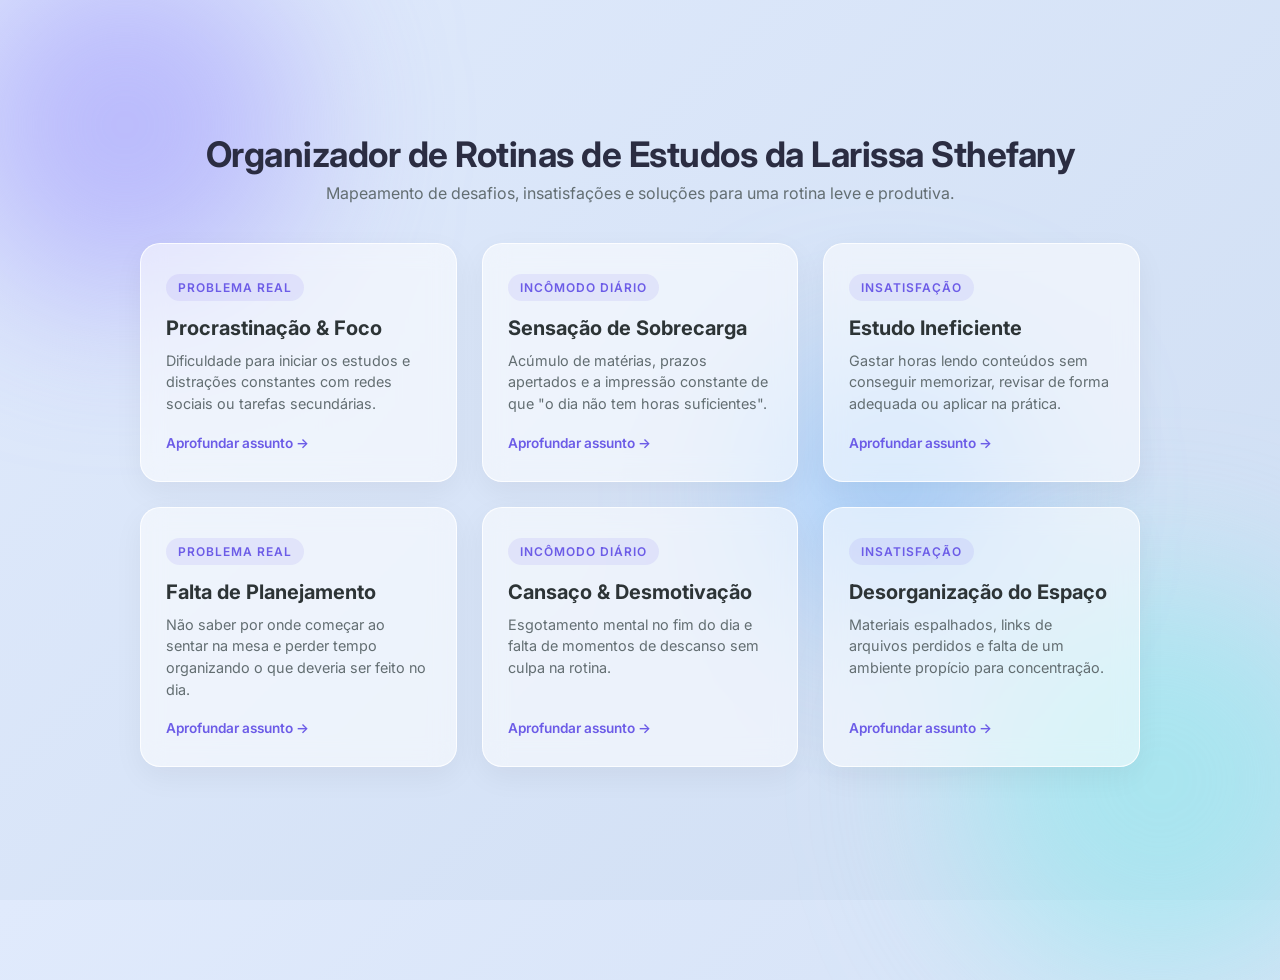
<file: index.html>
<!DOCTYPE html>
<html lang="pt-BR">
<head>
    <meta charset="UTF-8">
    <meta name="viewport" content="width=device-width, initial-scale=1.0">
    <title>Organizador de Rotinas de Estudos da Larissa Sthefany</title>
    <!-- Fonte Google Inter para visual moderno -->
    <link href="https://fonts.googleapis.com/css2?family=Inter:wght@300;400;600;700&display=swap" rel="stylesheet">
    <!-- Arquivo CSS externo -->
    <link rel="stylesheet" href="style.css">
</head>
<body>

    <!-- Formas 3D suaves ao fundo -->
    <div class="bg-shape shape-1"></div>
    <div class="bg-shape shape-2"></div>
    <div class="bg-shape shape-3"></div>

    <div class="container">
        <header>
            <h1>Organizador de Rotinas de Estudos da Larissa Sthefany</h1>
            <p>Mapeamento de desafios, insatisfações e soluções para uma rotina leve e produtiva.</p>
        </header>

        <!-- Grid de Cards com links de navegação direta -->
        <main class="cards-grid">
            
            <!-- Card 1 -->
            <a href="procrastinacao-foco.html" class="card">
                <span class="card-tag">Problema Real</span>
                <h3>Procrastinação & Foco</h3>
                <p>Dificuldade para iniciar os estudos e distrações constantes com redes sociais ou tarefas secundárias.</p>
                <div class="card-footer">Aprofundar assunto &rarr;</div>
            </a>

            <!-- Card 2 -->
            <a href="sensacao-sobrecarga.html" class="card">
                <span class="card-tag">Incômodo Diário</span>
                <h3>Sensação de Sobrecarga</h3>
                <p>Acúmulo de matérias, prazos apertados e a impressão constante de que "o dia não tem horas suficientes".</p>
                <div class="card-footer">Aprofundar assunto &rarr;</div>
            </a>

            <!-- Card 3 -->
            <a href="estudo-ineficiente.html" class="card">
                <span class="card-tag">Insatisfação</span>
                <h3>Estudo Ineficiente</h3>
                <p>Gastar horas lendo conteúdos sem conseguir memorizar, revisar de forma adequada ou aplicar na prática.</p>
                <div class="card-footer">Aprofundar assunto &rarr;</div>
            </a>

            <!-- Card 4 -->
            <a href="falta-planejamento.html" class="card">
                <span class="card-tag">Problema Real</span>
                <h3>Falta de Planejamento</h3>
                <p>Não saber por onde começar ao sentar na mesa e perder tempo organizando o que deveria ser feito no dia.</p>
                <div class="card-footer">Aprofundar assunto &rarr;</div>
            </a>

            <!-- Card 5 -->
            <a href="cansaco-desmotivacao.html" class="card">
                <span class="card-tag">Incômodo Diário</span>
                <h3>Cansaço & Desmotivação</h3>
                <p>Esgotamento mental no fim do dia e falta de momentos de descanso sem culpa na rotina.</p>
                <div class="card-footer">Aprofundar assunto &rarr;</div>
            </a>

            <!-- Card 6 -->
            <a href="desorganizacao-espaco.html" class="card">
                <span class="card-tag">Insatisfação</span>
                <h3>Desorganização do Espaço</h3>
                <p>Materiais espalhados, links de arquivos perdidos e falta de um ambiente propício para concentração.</p>
                <div class="card-footer">Aprofundar assunto &rarr;</div>
            </a>

        </main>
    </div>

</body>
</html>
</file>
<file: style.css>
/* --- VARIÁVEIS DE CORES E TEMA (CORES FRIAS E SUAVES) --- */
:root {
    --bg-gradient-1: #e0eafc;
    --bg-gradient-2: #cfdef3;
    --accent-blue: #6c5ce7;
    --accent-soft-blue: #a29bfe;
    --accent-mint: #81ecec;
    --text-dark: #2d3436;
    --text-muted: #636e72;
    --card-bg: rgba(255, 255, 255, 0.55);
    --card-border: rgba(255, 255, 255, 0.8);
}

* {
    margin: 0;
    padding: 0;
    box-sizing: border-box;
    font-family: 'Inter', sans-serif;
}

body {
    min-height: 100vh;
    background: linear-gradient(135deg, var(--bg-gradient-1), var(--bg-gradient-2));
    color: var(--text-dark);
    display: flex;
    justify-content: center;
    align-items: center;
    overflow-x: hidden;
    position: relative;
    padding: 40px 20px;
}

/* --- ELEMENTOS 3D DE FUNDO (ESFERAS SUAVES) --- */
.bg-shape {
    position: absolute;
    border-radius: 50%;
    filter: blur(80px);
    z-index: -1;
    animation: float 10s ease-in-out infinite alternate;
}

.shape-1 {
    width: 350px;
    height: 350px;
    background: rgba(162, 155, 254, 0.6);
    top: -50px;
    left: -50px;
}

.shape-2 {
    width: 400px;
    height: 400px;
    background: rgba(129, 236, 236, 0.5);
    bottom: -80px;
    right: -80px;
    animation-delay: -5s;
}

.shape-3 {
    width: 250px;
    height: 250px;
    background: rgba(116, 185, 255, 0.5);
    top: 40%;
    left: 60%;
    animation-delay: -2s;
}

@keyframes float {
    0% { transform: translateY(0) scale(1); }
    100% { transform: translateY(-30px) scale(1.08); }
}

/* --- CONTAINER PRINCIPAL --- */
.container {
    max-width: 1000px;
    width: 100%;
    text-align: center;
}

/* --- CABEÇALHO --- */
header {
    margin-bottom: 40px;
}

header h1 {
    font-size: 2.2rem;
    font-weight: 700;
    color: #2b2d42;
    margin-bottom: 8px;
    letter-spacing: -0.5px;
}

header p {
    color: var(--text-muted);
    font-size: 1rem;
}

/* --- GRID DE CARDS --- */
.cards-grid {
    display: grid;
    grid-template-columns: repeat(auto-fit, minmax(280px, 1fr));
    gap: 25px;
}

/* --- CARD COM EFEITO VIDRO (GLASSMORPHISM) --- */
.card {
    background: var(--card-bg);
    backdrop-filter: blur(12px);
    -webkit-backdrop-filter: blur(12px);
    border: 1px solid var(--card-border);
    border-radius: 20px;
    padding: 30px 25px;
    text-align: left;
    box-shadow: 0 10px 30px rgba(0, 0, 0, 0.05);
    transition: all 0.3s cubic-bezier(0.25, 0.8, 0.25, 1);
    cursor: pointer;
    position: relative;
    overflow: hidden;
    text-decoration: none; /* Remove sublinhado padrão dos links */
    display: flex;
    flex-direction: column;
}

.card:hover {
    transform: translateY(-8px) scale(1.02);
    box-shadow: 0 15px 35px rgba(108, 92, 231, 0.15);
    border-color: rgba(255, 255, 255, 1);
}

.card-tag {
    font-size: 0.75rem;
    font-weight: 600;
    text-transform: uppercase;
    letter-spacing: 1px;
    color: var(--accent-blue);
    background: rgba(108, 92, 231, 0.1);
    padding: 6px 12px;
    border-radius: 20px;
    display: inline-block;
    align-self: flex-start;
    margin-bottom: 15px;
}

.card h3 {
    font-size: 1.25rem;
    color: var(--text-dark);
    margin-bottom: 10px;
}

.card p {
    font-size: 0.9rem;
    color: var(--text-muted);
    line-height: 1.5;
    flex-grow: 1;
}

.card-footer {
    margin-top: 20px;
    font-size: 0.85rem;
    font-weight: 600;
    color: var(--accent-blue);
    display: flex;
    align-items: center;
    gap: 5px;
}

/* --- ESTILOS COMPARTILHADOS PARA AS PÁGINAS SECUNDÁRIAS --- */
.page-content {
    background: var(--card-bg);
    backdrop-filter: blur(12px);
    -webkit-backdrop-filter: blur(12px);
    border: 1px solid var(--card-border);
    border-radius: 20px;
    padding: 40px;
    text-align: left;
    box-shadow: 0 10px 30px rgba(0, 0, 0, 0.05);
    margin-top: 20px;
}

.page-content h2 {
    font-size: 1.4rem;
    color: var(--accent-blue);
    margin-top: 25px;
    margin-bottom: 10px;
}

.page-content p {
    line-height: 1.7;
    color: var(--text-dark);
    margin-bottom: 15px;
}

.page-content ul {
    margin-left: 20px;
    margin-bottom: 20px;
    line-height: 1.7;
    color: var(--text-muted);
}

.page-content li {
    margin-bottom: 8px;
}

.back-btn {
    display: inline-block;
    margin-bottom: 25px;
    color: var(--accent-blue);
    text-decoration: none;
    font-weight: 600;
    background: rgba(108, 92, 231, 0.1);
    padding: 10px 20px;
    border-radius: 20px;
    transition: all 0.3s ease;
}

.back-btn:hover {
    background: rgba(108, 92, 231, 0.2);
    transform: translateX(-3px);
}
</file>
